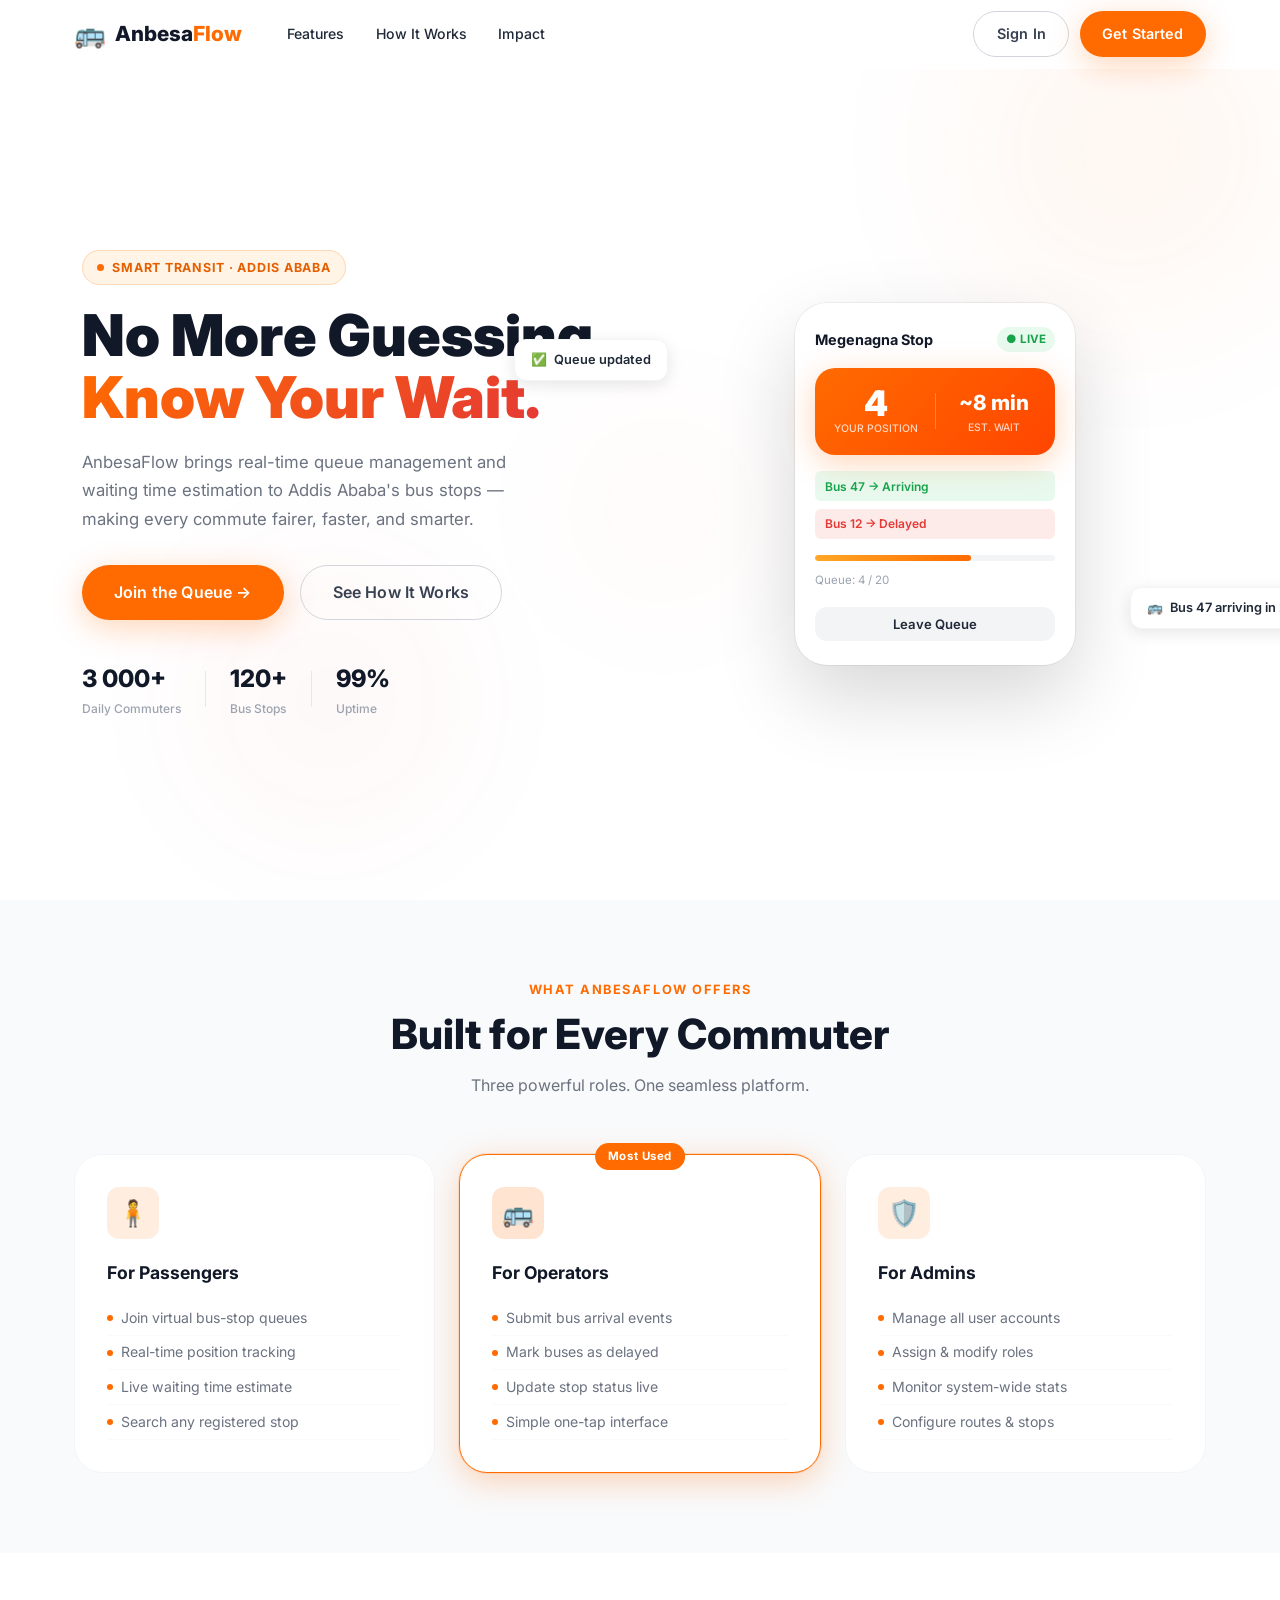
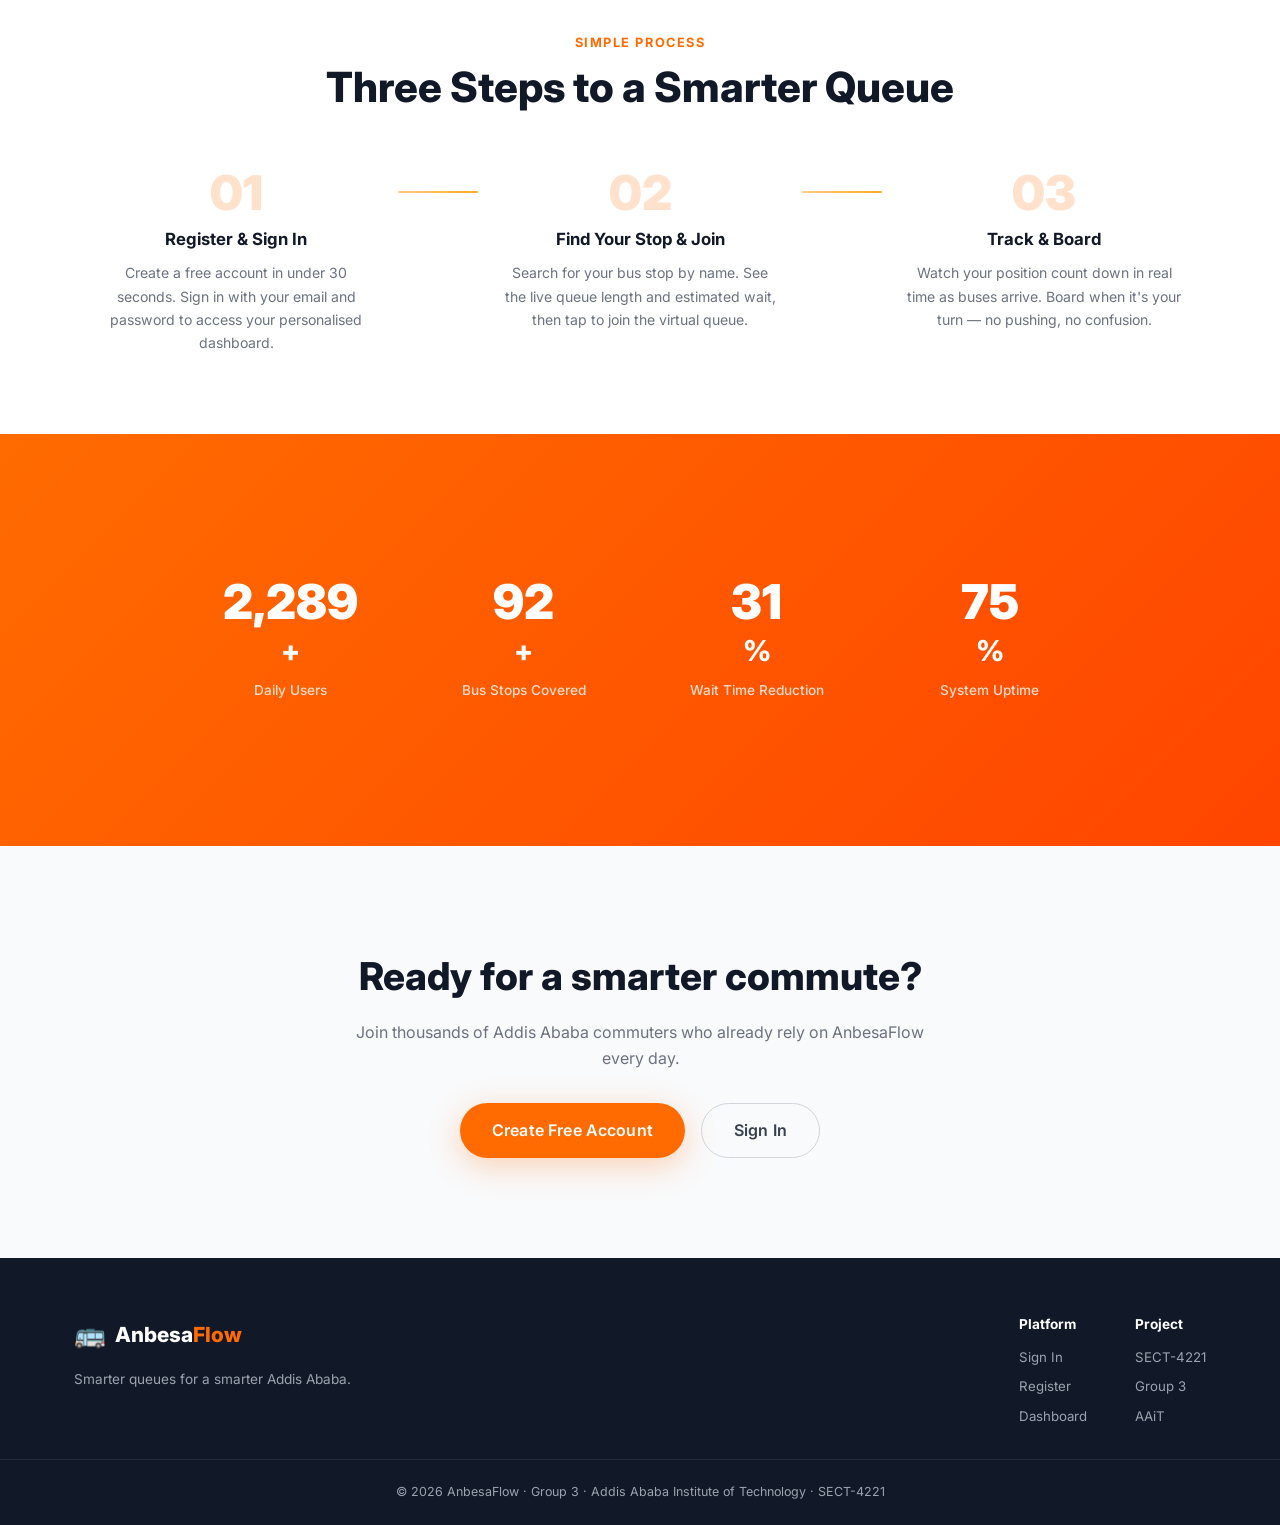
<file: src/main/resources/static/index.html>
<!DOCTYPE html>
<html lang="en">
<head>
  <meta charset="UTF-8" />
  <meta name="viewport" content="width=device-width, initial-scale=1.0" />
  <title>AnbesaFlow — Smart Bus Queue Management</title>
  <meta name="description" content="AnbesaFlow digitises Addis Ababa's bus-stop queues, giving passengers real-time waiting times and fair queue positions." />
  <link rel="preconnect" href="https://fonts.googleapis.com" />
  <link rel="preconnect" href="https://fonts.gstatic.com" crossorigin />
  <link href="https://fonts.googleapis.com/css2?family=Inter:wght@300;400;500;600;700;800;900&display=swap" rel="stylesheet" />
  <link rel="stylesheet" href="css/global.css" />
  <link rel="stylesheet" href="css/landing.css" />
</head>
<body>

  <!-- ══════════════ NAVBAR ══════════════ -->
  <nav class="navbar" id="navbar">
    <div class="nav-container">
      <a href="index.html" class="nav-logo">
        <span class="logo-icon">🚌</span>
        <span class="logo-text">Anbesa<span class="accent">Flow</span></span>
      </a>
      <ul class="nav-links">
        <li><a href="#features" class="nav-link">Features</a></li>
        <li><a href="#how-it-works" class="nav-link">How It Works</a></li>
        <li><a href="#stats" class="nav-link">Impact</a></li>
      </ul>
      <div class="nav-cta">
        <a href="pages/login.html" class="btn btn-ghost">Sign In</a>
        <a href="pages/register.html" class="btn btn-primary">Get Started</a>
      </div>
      <button class="hamburger" id="hamburger" aria-label="Toggle menu">
        <span></span><span></span><span></span>
      </button>
    </div>
    <!-- mobile menu -->
    <div class="mobile-menu" id="mobileMenu">
      <a href="#features">Features</a>
      <a href="#how-it-works">How It Works</a>
      <a href="#stats">Impact</a>
      <a href="pages/login.html" class="btn btn-ghost" style="text-align:center;">Sign In</a>
      <a href="pages/register.html" class="btn btn-primary" style="text-align:center;">Get Started</a>
    </div>
  </nav>

  <!-- ══════════════ HERO ══════════════ -->
  <section class="hero" id="home">
    <div class="hero-bg-shapes">
      <div class="shape shape-1"></div>
      <div class="shape shape-2"></div>
      <div class="shape shape-3"></div>
    </div>
    <div class="hero-container">
      <div class="hero-content">
        <div class="hero-badge">
          <span class="badge-dot"></span>
          Smart Transit · Addis Ababa
        </div>
        <h1 class="hero-title">
          No More Guessing.<br />
          <span class="gradient-text">Know Your Wait.</span>
        </h1>
        <p class="hero-subtitle">
          AnbesaFlow brings real-time queue management and waiting time estimation to Addis Ababa's bus stops — making every commute fairer, faster, and smarter.
        </p>
        <div class="hero-actions">
          <a href="pages/register.html" class="btn btn-primary btn-lg">
            Join the Queue →
          </a>
          <a href="#how-it-works" class="btn btn-ghost btn-lg">
            See How It Works
          </a>
        </div>
        <div class="hero-trust">
          <div class="trust-item">
            <span class="trust-num">3 000+</span>
            <span class="trust-label">Daily Commuters</span>
          </div>
          <div class="trust-divider"></div>
          <div class="trust-item">
            <span class="trust-num">120+</span>
            <span class="trust-label">Bus Stops</span>
          </div>
          <div class="trust-divider"></div>
          <div class="trust-item">
            <span class="trust-num">99%</span>
            <span class="trust-label">Uptime</span>
          </div>
        </div>
      </div>
      <div class="hero-visual">
        <div class="phone-mockup">
          <div class="phone-screen">
            <div class="phone-header">
              <span class="phone-stop">Megenagna Stop</span>
              <span class="phone-live">● LIVE</span>
            </div>
            <div class="phone-queue-card">
              <div class="queue-position">
                <span class="queue-num">4</span>
                <span class="queue-label">Your Position</span>
              </div>
              <div class="queue-divider"></div>
              <div class="queue-wait">
                <span class="wait-num">~8 min</span>
                <span class="wait-label">Est. Wait</span>
              </div>
            </div>
            <div class="phone-bus-row">
              <div class="bus-tag arriving">Bus 47 → Arriving</div>
              <div class="bus-tag delayed">Bus 12 → Delayed</div>
            </div>
            <div class="phone-people">
              <div class="people-bar">
                <div class="people-fill" style="width:65%"></div>
              </div>
              <span class="people-label">Queue: 4 / 20</span>
            </div>
            <button class="phone-btn">Leave Queue</button>
          </div>
        </div>
        <div class="float-card float-card-1">
          <span>✅</span> Queue updated
        </div>
        <div class="float-card float-card-2">
          <span>🚌</span> Bus 47 arriving in 2 min
        </div>
      </div>
    </div>
  </section>

  <!-- ══════════════ FEATURES ══════════════ -->
  <section class="features" id="features">
    <div class="section-container">
      <div class="section-header">
        <p class="section-eyebrow">What AnbesaFlow Offers</p>
        <h2 class="section-title">Built for Every Commuter</h2>
        <p class="section-sub">Three powerful roles. One seamless platform.</p>
      </div>
      <div class="features-grid">
        <div class="feature-card" style="--delay:0s">
          <div class="feature-icon" style="background:rgba(255,107,0,.12)">🧍</div>
          <h3>For Passengers</h3>
          <ul class="feature-list">
            <li>Join virtual bus-stop queues</li>
            <li>Real-time position tracking</li>
            <li>Live waiting time estimate</li>
            <li>Search any registered stop</li>
          </ul>
        </div>
        <div class="feature-card featured" style="--delay:.1s">
          <div class="feature-badge">Most Used</div>
          <div class="feature-icon" style="background:rgba(255,107,0,.18)">🚌</div>
          <h3>For Operators</h3>
          <ul class="feature-list">
            <li>Submit bus arrival events</li>
            <li>Mark buses as delayed</li>
            <li>Update stop status live</li>
            <li>Simple one-tap interface</li>
          </ul>
        </div>
        <div class="feature-card" style="--delay:.2s">
          <div class="feature-icon" style="background:rgba(255,107,0,.12)">🛡️</div>
          <h3>For Admins</h3>
          <ul class="feature-list">
            <li>Manage all user accounts</li>
            <li>Assign & modify roles</li>
            <li>Monitor system-wide stats</li>
            <li>Configure routes & stops</li>
          </ul>
        </div>
      </div>
    </div>
  </section>

  <!-- ══════════════ HOW IT WORKS ══════════════ -->
  <section class="how-it-works" id="how-it-works">
    <div class="section-container">
      <div class="section-header">
        <p class="section-eyebrow">Simple Process</p>
        <h2 class="section-title">Three Steps to a Smarter Queue</h2>
      </div>
      <div class="steps-container">
        <div class="step">
          <div class="step-num">01</div>
          <div class="step-content">
            <h3>Register & Sign In</h3>
            <p>Create a free account in under 30 seconds. Sign in with your email and password to access your personalised dashboard.</p>
          </div>
        </div>
        <div class="step-connector"></div>
        <div class="step">
          <div class="step-num">02</div>
          <div class="step-content">
            <h3>Find Your Stop & Join</h3>
            <p>Search for your bus stop by name. See the live queue length and estimated wait, then tap to join the virtual queue.</p>
          </div>
        </div>
        <div class="step-connector"></div>
        <div class="step">
          <div class="step-num">03</div>
          <div class="step-content">
            <h3>Track & Board</h3>
            <p>Watch your position count down in real time as buses arrive. Board when it's your turn — no pushing, no confusion.</p>
          </div>
        </div>
      </div>
    </div>
  </section>

  <!-- ══════════════ STATS ══════════════ -->
  <section class="stats-section" id="stats">
    <div class="section-container">
      <div class="stats-grid">
        <div class="stat-card">
          <span class="stat-num" data-target="3000">0</span>
          <span class="stat-plus">+</span>
          <span class="stat-label">Daily Users</span>
        </div>
        <div class="stat-card">
          <span class="stat-num" data-target="120">0</span>
          <span class="stat-plus">+</span>
          <span class="stat-label">Bus Stops Covered</span>
        </div>
        <div class="stat-card">
          <span class="stat-num" data-target="40">0</span>
          <span class="stat-plus">%</span>
          <span class="stat-label">Wait Time Reduction</span>
        </div>
        <div class="stat-card">
          <span class="stat-num" data-target="99">0</span>
          <span class="stat-plus">%</span>
          <span class="stat-label">System Uptime</span>
        </div>
      </div>
    </div>
  </section>

  <!-- ══════════════ CTA ══════════════ -->
  <section class="cta-section">
    <div class="cta-container">
      <h2>Ready for a smarter commute?</h2>
      <p>Join thousands of Addis Ababa commuters who already rely on AnbesaFlow every day.</p>
      <div class="cta-actions">
        <a href="pages/register.html" class="btn btn-primary btn-lg">Create Free Account</a>
        <a href="pages/login.html" class="btn btn-ghost btn-lg">Sign In</a>
      </div>
    </div>
  </section>

  <!-- ══════════════ FOOTER ══════════════ -->
  <footer class="footer">
    <div class="footer-container">
      <div class="footer-brand">
        <a href="index.html" class="nav-logo">
          <span class="logo-icon">🚌</span>
          <span class="logo-text">Anbesa<span class="accent">Flow</span></span>
        </a>
        <p>Smarter queues for a smarter Addis Ababa.</p>
      </div>
      <div class="footer-links">
        <div class="footer-col">
          <h4>Platform</h4>
          <a href="pages/login.html">Sign In</a>
          <a href="pages/register.html">Register</a>
          <a href="pages/passenger-dashboard.html">Dashboard</a>
        </div>
        <div class="footer-col">
          <h4>Project</h4>
          <a href="#">SECT-4221</a>
          <a href="#">Group 3</a>
          <a href="#">AAiT</a>
        </div>
      </div>
    </div>
    <div class="footer-bottom">
      <p>© 2026 AnbesaFlow · Group 3 · Addis Ababa Institute of Technology · SECT-4221</p>
    </div>
  </footer>

  <script src="js/main.js"></script>
</body>
</html>
</file>
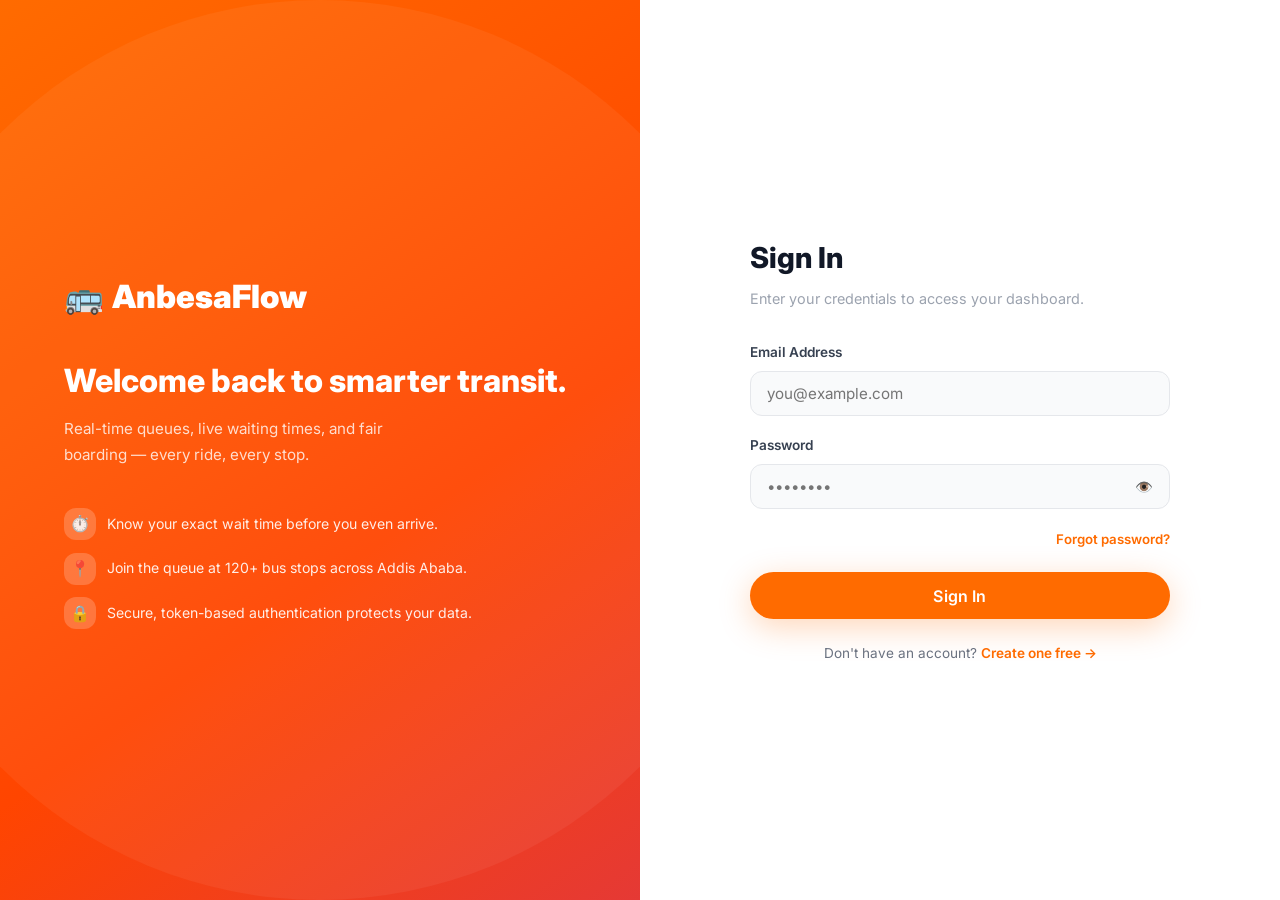
<file: src/main/resources/static/pages/login.html>
<!DOCTYPE html>
<html lang="en">
<head>
  <meta charset="UTF-8" />
  <meta name="viewport" content="width=device-width, initial-scale=1.0" />
  <title>Sign In — AnbesaFlow</title>
  <meta name="description" content="Sign in to AnbesaFlow to manage your bus queue." />
  <link rel="preconnect" href="https://fonts.googleapis.com" />
  <link href="https://fonts.googleapis.com/css2?family=Inter:wght@300;400;500;600;700;800;900&display=swap" rel="stylesheet" />
  <link rel="stylesheet" href="../css/global.css" />
  <link rel="stylesheet" href="../css/auth.css" />
</head>
<body>
<main class="auth-page">

  <!-- Brand panel -->
  <div class="auth-brand">
    <div class="auth-brand-logo">
      <span>🚌</span>
      <span>AnbesaFlow</span>
    </div>
    <h2>Welcome back to smarter transit.</h2>
    <p>Real-time queues, live waiting times, and fair boarding — every ride, every stop.</p>
    <div class="auth-brand-features">
      <div class="auth-feature-item">
        <div class="auth-feature-icon">⏱️</div>
        <span>Know your exact wait time before you even arrive.</span>
      </div>
      <div class="auth-feature-item">
        <div class="auth-feature-icon">📍</div>
        <span>Join the queue at 120+ bus stops across Addis Ababa.</span>
      </div>
      <div class="auth-feature-item">
        <div class="auth-feature-icon">🔒</div>
        <span>Secure, token-based authentication protects your data.</span>
      </div>
    </div>
  </div>

  <!-- Form panel -->
  <div class="auth-form-panel">
    <div class="auth-form-box animate-in">
      <div class="auth-form-header">
        <h1>Sign In</h1>
        <p>Enter your credentials to access your dashboard.</p>
      </div>

      <div id="loginAlert" class="alert alert-error" style="display:none;"></div>

      <form id="loginForm" novalidate>
        <div class="form-group">
          <label class="form-label" for="loginEmail">Email Address</label>
          <input
            class="form-input"
            type="email"
            id="loginEmail"
            placeholder="you@example.com"
            autocomplete="email"
            required
          />
        </div>

        <div class="form-group">
          <label class="form-label" for="loginPassword">Password</label>
          <div class="password-toggle-wrapper">
            <input
              class="form-input"
              type="password"
              id="loginPassword"
              placeholder="••••••••"
              autocomplete="current-password"
              required
            />
            <span class="password-toggle" id="toggleLoginPwd" title="Show password">👁️</span>
          </div>
        </div>

        <div style="display:flex; justify-content:flex-end; margin-bottom:1.4rem;">
          <a href="#" style="font-size:.83rem; color:var(--orange-500); font-weight:600;">Forgot password?</a>
        </div>

        <button type="submit" class="btn btn-primary btn-full btn-lg" id="loginBtn">
          Sign In
        </button>
      </form>

      <p class="auth-footer-text">
        Don't have an account? <a href="register.html">Create one free →</a>
      </p>
    </div>
  </div>
</main>

<script>
  const form = document.getElementById('loginForm');
  const alert = document.getElementById('loginAlert');
  const loginBtn = document.getElementById('loginBtn');

  // Password toggle
  document.getElementById('toggleLoginPwd').addEventListener('click', function() {
    const pwd = document.getElementById('loginPassword');
    const isText = pwd.type === 'text';
    pwd.type = isText ? 'password' : 'text';
    this.textContent = isText ? '👁️' : '🙈';
  });

  // Mock credentials
  const USERS = [
    { email: 'lydia@anbesaflow.et', password: 'pass123', role: 'passenger', page: 'passenger-dashboard.html' },
    { email: 'operator@anbesaflow.et', password: 'op123', role: 'operator', page: 'operator-dashboard.html' },
    { email: 'admin@anbesaflow.et', password: 'admin123', role: 'admin', page: 'admin-dashboard.html' },
  ];

  form.addEventListener('submit', async (e) => {
    e.preventDefault();
    alert.style.display = 'none';
    const email = document.getElementById('loginEmail').value.trim();
    const pwd = document.getElementById('loginPassword').value;

    if (!email || !pwd) {
      alert.textContent = 'Please fill in all fields.';
      alert.style.display = 'block';
      return;
    }

    loginBtn.innerHTML = '<span class="spinner"></span> Signing in…';
    loginBtn.disabled = true;

    await new Promise(r => setTimeout(r, 900)); // simulate API

    const user = USERS.find(u => u.email === email && u.password === pwd);
    if (user) {
      sessionStorage.setItem('anbesaUser', JSON.stringify(user));
      window.location.href = user.page;
    } else {
      alert.textContent = 'Invalid email or password. Please try again.';
      alert.style.display = 'block';
      loginBtn.innerHTML = 'Sign In';
      loginBtn.disabled = false;
    }
  });
</script>
</body>
</html>
</file>
<file: src/main/resources/static/css/global.css>
/* ═══════════════════════════════════════════════
   ANBESAFLOW — Global CSS Design System
   Palette: White bg · Orange primary · Red accent
   ═══════════════════════════════════════════════ */

/* ── Custom Properties ── */
:root {
  /* Brand colours */
  --orange-50:  #fff4e6;
  --orange-100: #ffe0b2;
  --orange-200: #ffcc80;
  --orange-400: #ffa726;
  --orange-500: #FF6B00;   /* primary */
  --orange-600: #e55f00;
  --orange-700: #cc5200;

  --red-500:    #E53935;
  --red-400:    #EF5350;

  --white:      #ffffff;
  --grey-50:    #f9fafb;
  --grey-100:   #f3f4f6;
  --grey-200:   #e5e7eb;
  --grey-300:   #d1d5db;
  --grey-400:   #9ca3af;
  --grey-500:   #6b7280;
  --grey-700:   #374151;
  --grey-800:   #1f2937;
  --grey-900:   #111827;

  /* Typography */
  --font-sans: 'Inter', system-ui, -apple-system, sans-serif;

  /* Shadows */
  --shadow-sm:  0 1px 3px rgba(0,0,0,.08), 0 1px 2px rgba(0,0,0,.06);
  --shadow-md:  0 4px 16px rgba(0,0,0,.10);
  --shadow-lg:  0 10px 40px rgba(0,0,0,.12);
  --shadow-orange: 0 8px 32px rgba(255,107,0,.28);

  /* Radii */
  --radius-sm:  6px;
  --radius-md:  12px;
  --radius-lg:  20px;
  --radius-xl:  28px;
  --radius-full: 9999px;

  /* Transitions */
  --ease: cubic-bezier(.4,0,.2,1);
  --duration: 220ms;
}

/* ── Reset ── */
*, *::before, *::after { box-sizing: border-box; margin: 0; padding: 0; }
html { scroll-behavior: smooth; font-size: 16px; }
body {
  font-family: var(--font-sans);
  background: var(--white);
  color: var(--grey-800);
  line-height: 1.6;
  -webkit-font-smoothing: antialiased;
}
img { max-width: 100%; display: block; }
a { text-decoration: none; color: inherit; }
ul { list-style: none; }
button { cursor: pointer; border: none; background: none; font-family: inherit; }
input, select, textarea {
  font-family: inherit;
  font-size: 1rem;
  border: none;
  outline: none;
}

/* ── Utility buttons ── */
.btn {
  display: inline-flex;
  align-items: center;
  justify-content: center;
  gap: .5rem;
  padding: .65rem 1.4rem;
  border-radius: var(--radius-full);
  font-size: .9rem;
  font-weight: 600;
  letter-spacing: .01em;
  transition: all var(--duration) var(--ease);
  cursor: pointer;
  white-space: nowrap;
}
.btn-primary {
  background: var(--orange-500);
  color: var(--white);
  box-shadow: var(--shadow-orange);
}
.btn-primary:hover {
  background: var(--orange-600);
  transform: translateY(-2px);
  box-shadow: 0 12px 36px rgba(255,107,0,.38);
}
.btn-ghost {
  background: transparent;
  color: var(--grey-700);
  border: 1.5px solid var(--grey-300);
}
.btn-ghost:hover {
  border-color: var(--orange-500);
  color: var(--orange-500);
  transform: translateY(-2px);
}
.btn-danger {
  background: var(--red-500);
  color: var(--white);
}
.btn-danger:hover {
  background: var(--red-400);
  transform: translateY(-2px);
}
.btn-lg { padding: .85rem 2rem; font-size: 1rem; }
.btn-sm { padding: .45rem .9rem; font-size: .82rem; }
.btn-full { width: 100%; }

/* ── Gradient text ── */
.gradient-text {
  background: linear-gradient(135deg, var(--orange-500) 0%, var(--red-500) 100%);
  -webkit-background-clip: text;
  -webkit-text-fill-color: transparent;
  background-clip: text;
}
.accent { color: var(--orange-500); }

/* ── Section scaffolding ── */
.section-container { max-width: 1180px; margin: 0 auto; padding: 80px 24px; }
.section-header { text-align: center; margin-bottom: 56px; }
.section-eyebrow {
  font-size: .8rem;
  font-weight: 700;
  letter-spacing: .12em;
  text-transform: uppercase;
  color: var(--orange-500);
  margin-bottom: .6rem;
}
.section-title {
  font-size: clamp(1.8rem, 4vw, 2.6rem);
  font-weight: 800;
  color: var(--grey-900);
  line-height: 1.2;
  margin-bottom: .8rem;
}
.section-sub { color: var(--grey-500); font-size: 1rem; max-width: 480px; margin: 0 auto; }

/* ── Cards ── */
.card {
  background: var(--white);
  border: 1.5px solid var(--grey-100);
  border-radius: var(--radius-lg);
  box-shadow: var(--shadow-sm);
  transition: box-shadow var(--duration) var(--ease), transform var(--duration) var(--ease);
}
.card:hover {
  box-shadow: var(--shadow-md);
  transform: translateY(-3px);
}

/* ── Form controls ── */
.form-group { margin-bottom: 1.2rem; }
.form-label {
  display: block;
  font-size: .85rem;
  font-weight: 600;
  color: var(--grey-700);
  margin-bottom: .45rem;
}
.form-input {
  width: 100%;
  padding: .75rem 1rem;
  border: 1.5px solid var(--grey-200);
  border-radius: var(--radius-md);
  font-size: .95rem;
  background: var(--grey-50);
  color: var(--grey-900);
  transition: border-color var(--duration) var(--ease), box-shadow var(--duration) var(--ease);
}
.form-input:focus {
  border-color: var(--orange-500);
  box-shadow: 0 0 0 3px rgba(255,107,0,.12);
  background: var(--white);
}
.form-select {
  width: 100%;
  padding: .75rem 1rem;
  border: 1.5px solid var(--grey-200);
  border-radius: var(--radius-md);
  font-size: .95rem;
  background: var(--grey-50);
  color: var(--grey-900);
  cursor: pointer;
  appearance: none;
  background-image: url("data:image/svg+xml,%3Csvg xmlns='http://www.w3.org/2000/svg' fill='none' viewBox='0 0 20 20'%3E%3Cpath stroke='%236b7280' stroke-width='1.5' d='M6 8l4 4 4-4'/%3E%3C/svg%3E");
  background-repeat: no-repeat;
  background-position: right .75rem center;
  background-size: 1.2em;
  transition: border-color var(--duration) var(--ease);
}
.form-select:focus { border-color: var(--orange-500); outline: none; }

/* ── Alert / toast ── */
.alert {
  padding: .85rem 1.1rem;
  border-radius: var(--radius-md);
  font-size: .88rem;
  font-weight: 500;
  margin-bottom: 1rem;
}
.alert-error { background: rgba(229,57,53,.08); color: var(--red-500); border: 1px solid rgba(229,57,53,.18); }
.alert-success { background: rgba(255,107,0,.08); color: var(--orange-600); border: 1px solid rgba(255,107,0,.2); }

/* ── Badge / pill ── */
.badge {
  display: inline-block;
  padding: .25rem .7rem;
  border-radius: var(--radius-full);
  font-size: .75rem;
  font-weight: 700;
  letter-spacing: .04em;
}
.badge-orange { background: var(--orange-50); color: var(--orange-600); }
.badge-red    { background: rgba(229,57,53,.1); color: var(--red-500); }
.badge-green  { background: rgba(34,197,94,.1); color: #16a34a; }
.badge-grey   { background: var(--grey-100); color: var(--grey-500); }

/* ── Loading spinner ── */
.spinner {
  width: 22px; height: 22px;
  border: 3px solid rgba(255,107,0,.2);
  border-top-color: var(--orange-500);
  border-radius: 50%;
  animation: spin .7s linear infinite;
  display: inline-block;
}
@keyframes spin { to { transform: rotate(360deg); } }

/* ── Scrollbar ── */
::-webkit-scrollbar { width: 6px; }
::-webkit-scrollbar-track { background: var(--grey-100); }
::-webkit-scrollbar-thumb { background: var(--grey-300); border-radius: 99px; }
::-webkit-scrollbar-thumb:hover { background: var(--orange-400); }

/* ── Fade-in animation ── */
@keyframes fadeInUp {
  from { opacity: 0; transform: translateY(24px); }
  to   { opacity: 1; transform: translateY(0); }
}
.animate-in { animation: fadeInUp .55s var(--ease) both; }
.delay-1 { animation-delay: .1s; }
.delay-2 { animation-delay: .2s; }
.delay-3 { animation-delay: .3s; }

/* ── Responsive helper ── */
@media (max-width: 768px) {
  .section-container { padding: 60px 16px; }
}
</file>
<file: src/main/resources/static/css/landing.css>
/* ═══════════════════════════════════════
   LANDING PAGE — specific styles
   ═══════════════════════════════════════ */

/* ── NAVBAR ── */
.navbar {
  position: fixed;
  top: 0; left: 0; right: 0;
  z-index: 1000;
  background: rgba(255,255,255,.92);
  backdrop-filter: blur(16px);
  border-bottom: 1px solid transparent;
  transition: border-color var(--duration) var(--ease), box-shadow var(--duration) var(--ease);
}
.navbar.scrolled {
  border-color: var(--grey-100);
  box-shadow: var(--shadow-sm);
}
.nav-container {
  max-width: 1180px;
  margin: 0 auto;
  padding: 0 24px;
  height: 68px;
  display: flex;
  align-items: center;
  gap: 2rem;
}
.nav-logo {
  display: flex;
  align-items: center;
  gap: .55rem;
  font-size: 1.3rem;
  font-weight: 800;
  color: var(--grey-900);
  flex-shrink: 0;
}
.logo-icon { font-size: 1.6rem; }
.nav-links {
  display: flex;
  gap: .25rem;
  flex: 1;
}
.nav-link {
  padding: .45rem .85rem;
  border-radius: var(--radius-full);
  font-size: .88rem;
  font-weight: 500;
  color: var(--grey-600);
  transition: color var(--duration) var(--ease), background var(--duration) var(--ease);
}
.nav-link:hover {
  color: var(--orange-500);
  background: var(--orange-50);
}
.nav-cta { display: flex; gap: .65rem; }
.hamburger {
  display: none;
  flex-direction: column;
  gap: 5px;
  margin-left: auto;
  padding: 4px;
}
.hamburger span {
  display: block;
  width: 22px; height: 2px;
  background: var(--grey-700);
  border-radius: 2px;
  transition: all var(--duration) var(--ease);
}
.mobile-menu {
  display: none;
  flex-direction: column;
  gap: .5rem;
  padding: 1rem 24px 1.4rem;
  background: var(--white);
  border-top: 1px solid var(--grey-100);
}
.mobile-menu a {
  padding: .55rem .75rem;
  border-radius: var(--radius-md);
  font-weight: 500;
  color: var(--grey-700);
}
.mobile-menu.open { display: flex; }

@media (max-width: 820px) {
  .nav-links, .nav-cta { display: none; }
  .hamburger { display: flex; }
}

/* ── HERO ── */
.hero {
  min-height: 100vh;
  display: flex;
  align-items: center;
  background: var(--white);
  padding-top: 68px;
  overflow: hidden;
  position: relative;
}
.hero-bg-shapes { position: absolute; inset: 0; pointer-events: none; z-index: 0; overflow: hidden; }
.shape {
  position: absolute;
  border-radius: 50%;
  filter: blur(80px);
  opacity: .45;
}
.shape-1 {
  width: 500px; height: 500px;
  background: radial-gradient(circle, rgba(255,107,0,.18) 0%, transparent 70%);
  top: -100px; right: -100px;
}
.shape-2 {
  width: 400px; height: 400px;
  background: radial-gradient(circle, rgba(229,57,53,.12) 0%, transparent 70%);
  bottom: 0; left: 10%;
}
.shape-3 {
  width: 300px; height: 300px;
  background: radial-gradient(circle, rgba(255,107,0,.1) 0%, transparent 70%);
  top: 40%; left: 40%;
}
.hero-container {
  max-width: 1180px;
  margin: 0 auto;
  padding: 64px 24px;
  display: grid;
  grid-template-columns: 1fr 1fr;
  gap: 64px;
  align-items: center;
  position: relative;
  z-index: 1;
}
.hero-badge {
  display: inline-flex;
  align-items: center;
  gap: .5rem;
  background: var(--orange-50);
  border: 1px solid rgba(255,107,0,.2);
  color: var(--orange-600);
  font-size: .78rem;
  font-weight: 700;
  letter-spacing: .06em;
  text-transform: uppercase;
  padding: .4rem .9rem;
  border-radius: var(--radius-full);
  margin-bottom: 1.2rem;
}
.badge-dot {
  width: 7px; height: 7px;
  background: var(--orange-500);
  border-radius: 50%;
  animation: pulse 2s ease-in-out infinite;
}
@keyframes pulse {
  0%,100% { opacity: 1; transform: scale(1); }
  50% { opacity: .6; transform: scale(1.4); }
}
.hero-title {
  font-size: clamp(2.4rem, 5vw, 3.6rem);
  font-weight: 900;
  line-height: 1.08;
  color: var(--grey-900);
  margin-bottom: 1.2rem;
}
.hero-subtitle {
  font-size: 1.05rem;
  color: var(--grey-500);
  line-height: 1.7;
  max-width: 480px;
  margin-bottom: 2rem;
}
.hero-actions {
  display: flex;
  gap: 1rem;
  flex-wrap: wrap;
  margin-bottom: 2.5rem;
}
.hero-trust {
  display: flex;
  align-items: center;
  gap: 1.5rem;
}
.trust-item { display: flex; flex-direction: column; }
.trust-num { font-size: 1.5rem; font-weight: 800; color: var(--grey-900); }
.trust-label { font-size: .75rem; color: var(--grey-400); font-weight: 500; }
.trust-divider { width: 1px; height: 36px; background: var(--grey-200); }

/* Phone mockup */
.hero-visual {
  display: flex;
  justify-content: center;
  align-items: center;
  position: relative;
}
.phone-mockup {
  width: 280px;
  background: var(--white);
  border-radius: 32px;
  box-shadow: 0 32px 80px rgba(0,0,0,.16), 0 0 0 1px rgba(0,0,0,.06);
  padding: 24px 20px;
  position: relative;
  z-index: 2;
  animation: float 4s ease-in-out infinite;
}
@keyframes float {
  0%,100% { transform: translateY(0); }
  50% { transform: translateY(-12px); }
}
.phone-header {
  display: flex;
  justify-content: space-between;
  align-items: center;
  margin-bottom: 1rem;
}
.phone-stop { font-weight: 700; font-size: .9rem; color: var(--grey-900); }
.phone-live {
  font-size: .72rem;
  font-weight: 700;
  color: #16a34a;
  background: rgba(34,197,94,.1);
  padding: .2rem .55rem;
  border-radius: var(--radius-full);
  animation: blink 2s ease-in-out infinite;
}
@keyframes blink { 0%,100% { opacity:1; } 50% { opacity:.5; } }

.phone-queue-card {
  background: linear-gradient(135deg, var(--orange-500) 0%, #ff4500 100%);
  border-radius: var(--radius-lg);
  padding: 1.1rem;
  display: flex;
  align-items: center;
  gap: 1rem;
  margin-bottom: 1rem;
  box-shadow: var(--shadow-orange);
}
.queue-position, .queue-wait {
  flex: 1;
  display: flex;
  flex-direction: column;
  align-items: center;
}
.queue-num { font-size: 2.2rem; font-weight: 900; color: var(--white); line-height: 1; }
.queue-label { font-size: .65rem; color: rgba(255,255,255,.75); font-weight: 500; text-transform: uppercase; }
.wait-num { font-size: 1.3rem; font-weight: 800; color: var(--white); }
.wait-label { font-size: .65rem; color: rgba(255,255,255,.75); font-weight: 500; text-transform: uppercase; }
.queue-divider { width: 1px; height: 36px; background: rgba(255,255,255,.25); }

.phone-bus-row { display: flex; flex-direction: column; gap: .45rem; margin-bottom: 1rem; }
.bus-tag {
  font-size: .75rem;
  font-weight: 600;
  padding: .35rem .65rem;
  border-radius: var(--radius-sm);
}
.bus-tag.arriving { background: rgba(34,197,94,.1); color: #16a34a; }
.bus-tag.delayed  { background: rgba(229,57,53,.1); color: var(--red-500); }

.phone-people { margin-bottom: 1rem; }
.people-bar {
  height: 6px;
  background: var(--grey-100);
  border-radius: 99px;
  overflow: hidden;
  margin-bottom: .3rem;
}
.people-fill {
  height: 100%;
  background: linear-gradient(90deg, var(--orange-400), var(--orange-500));
  border-radius: 99px;
  transition: width .8s var(--ease);
}
.people-label { font-size: .72rem; color: var(--grey-400); }

.phone-btn {
  width: 100%;
  background: var(--grey-100);
  color: var(--grey-600);
  font-size: .82rem;
  font-weight: 600;
  padding: .55rem;
  border-radius: var(--radius-md);
  cursor: pointer;
  transition: background var(--duration) var(--ease);
}
.phone-btn:hover { background: rgba(229,57,53,.1); color: var(--red-500); }

/* Floating cards */
.float-card {
  position: absolute;
  background: var(--white);
  border: 1px solid var(--grey-100);
  box-shadow: var(--shadow-md);
  border-radius: var(--radius-md);
  padding: .6rem 1rem;
  font-size: .8rem;
  font-weight: 600;
  color: var(--grey-800);
  display: flex;
  align-items: center;
  gap: .4rem;
  white-space: nowrap;
  z-index: 3;
}
.float-card-1 { top: 10%; left: -30%; animation: float 4.5s ease-in-out .5s infinite; }
.float-card-2 { bottom: 10%; right: -25%; animation: float 4s ease-in-out 1s infinite; }

/* ── FEATURES ── */
.features { background: var(--grey-50); }
.features-grid {
  display: grid;
  grid-template-columns: repeat(3, 1fr);
  gap: 1.5rem;
}
.feature-card {
  background: var(--white);
  border: 1.5px solid var(--grey-100);
  border-radius: var(--radius-xl);
  padding: 2rem;
  position: relative;
  transition: all var(--duration) var(--ease);
  animation: fadeInUp .5s var(--ease) var(--delay) both;
}
.feature-card:hover {
  border-color: rgba(255,107,0,.3);
  box-shadow: var(--shadow-md);
  transform: translateY(-4px);
}
.feature-card.featured {
  border-color: var(--orange-500);
  box-shadow: 0 0 0 1px rgba(255,107,0,.15), var(--shadow-orange);
}
.feature-badge {
  position: absolute;
  top: -12px; left: 50%; transform: translateX(-50%);
  background: var(--orange-500);
  color: var(--white);
  font-size: .72rem;
  font-weight: 700;
  padding: .25rem .8rem;
  border-radius: var(--radius-full);
  letter-spacing: .05em;
}
.feature-icon {
  width: 52px; height: 52px;
  border-radius: var(--radius-md);
  display: flex;
  align-items: center;
  justify-content: center;
  font-size: 1.6rem;
  margin-bottom: 1.2rem;
}
.feature-card h3 { font-size: 1.1rem; font-weight: 700; color: var(--grey-900); margin-bottom: .9rem; }
.feature-list li {
  font-size: .88rem;
  color: var(--grey-500);
  padding: .35rem 0;
  border-bottom: 1px solid var(--grey-50);
  display: flex;
  align-items: center;
  gap: .5rem;
}
.feature-list li::before {
  content: '';
  width: 6px; height: 6px;
  border-radius: 50%;
  background: var(--orange-500);
  flex-shrink: 0;
}

/* ── HOW IT WORKS ── */
.how-it-works { background: var(--white); }
.steps-container {
  display: flex;
  align-items: flex-start;
  gap: 0;
  justify-content: center;
}
.step { flex: 1; text-align: center; padding: 0 1.5rem; }
.step-num {
  font-size: 3rem;
  font-weight: 900;
  color: var(--orange-500);
  opacity: .2;
  line-height: 1;
  margin-bottom: .6rem;
}
.step-content h3 { font-size: 1.05rem; font-weight: 700; color: var(--grey-900); margin-bottom: .5rem; }
.step-content p { font-size: .88rem; color: var(--grey-500); line-height: 1.65; }
.step-connector {
  width: 80px;
  height: 2px;
  background: linear-gradient(90deg, var(--orange-200), var(--orange-400));
  border-radius: 99px;
  margin-top: 22px;
  flex-shrink: 0;
}

/* ── STATS ── */
.stats-section {
  background: linear-gradient(135deg, var(--orange-500) 0%, #ff4500 100%);
  padding: 64px 24px;
}
.stats-grid {
  max-width: 900px;
  margin: 0 auto;
  display: grid;
  grid-template-columns: repeat(4, 1fr);
  gap: 2rem;
  text-align: center;
}
.stat-card { color: var(--white); }
.stat-num {
  display: block;
  font-size: clamp(2.2rem, 4vw, 3rem);
  font-weight: 900;
  line-height: 1;
  margin-bottom: .1rem;
}
.stat-plus { font-size: 1.8rem; font-weight: 800; }
.stat-label { font-size: .85rem; opacity: .8; font-weight: 500; display: block; margin-top: .4rem; }

/* ── CTA ── */
.cta-section { background: var(--grey-50); padding: 100px 24px; text-align: center; }
.cta-container { max-width: 600px; margin: 0 auto; }
.cta-container h2 { font-size: clamp(1.8rem,4vw,2.4rem); font-weight: 800; color: var(--grey-900); margin-bottom: .8rem; }
.cta-container p { color: var(--grey-500); margin-bottom: 2rem; }
.cta-actions { display: flex; gap: 1rem; justify-content: center; flex-wrap: wrap; }

/* ── FOOTER ── */
.footer { background: var(--grey-900); color: var(--grey-400); }
.footer-container {
  max-width: 1180px;
  margin: 0 auto;
  padding: 56px 24px 32px;
  display: flex;
  gap: 4rem;
  flex-wrap: wrap;
}
.footer-brand { flex: 1; min-width: 200px; }
.footer-brand .nav-logo .logo-text { color: var(--white); }
.footer-brand p { margin-top: .8rem; font-size: .85rem; line-height: 1.65; }
.footer-links { display: flex; gap: 3rem; flex-wrap: wrap; }
.footer-col { display: flex; flex-direction: column; gap: .5rem; }
.footer-col h4 { color: var(--white); font-size: .85rem; font-weight: 700; margin-bottom: .2rem; }
.footer-col a { font-size: .83rem; transition: color var(--duration) var(--ease); }
.footer-col a:hover { color: var(--orange-400); }
.footer-bottom {
  border-top: 1px solid rgba(255,255,255,.08);
  text-align: center;
  padding: 1.4rem 24px;
  font-size: .78rem;
}

/* ── Responsive ── */
@media (max-width: 900px) {
  .hero-container { grid-template-columns: 1fr; text-align: center; }
  .hero-subtitle { margin: 0 auto 2rem; }
  .hero-actions { justify-content: center; }
  .hero-trust { justify-content: center; }
  .hero-visual { display: none; }
  .features-grid { grid-template-columns: 1fr; }
  .stats-grid { grid-template-columns: repeat(2, 1fr); }
  .steps-container { flex-direction: column; align-items: center; }
  .step-connector { width: 2px; height: 40px; margin-top: 0; }
}
@media (max-width: 500px) {
  .stats-grid { grid-template-columns: 1fr 1fr; }
  .footer-container { flex-direction: column; gap: 2rem; }
}
</file>
<file: src/main/resources/static/css/auth.css>
/* ═══════════════════════════════════════
   AUTH PAGES — Login & Register styles
   ═══════════════════════════════════════ */

.auth-page {
  min-height: 100vh;
  display: grid;
  grid-template-columns: 1fr 1fr;
}

/* Left panel — brand */
.auth-brand {
  background: linear-gradient(145deg, var(--orange-500) 0%, #ff4500 60%, var(--red-500) 100%);
  display: flex;
  flex-direction: column;
  justify-content: center;
  align-items: flex-start;
  padding: 64px;
  position: relative;
  overflow: hidden;
}
.auth-brand::before {
  content: '';
  position: absolute;
  inset: 0;
  background: url("data:image/svg+xml,%3Csvg width='400' height='400' xmlns='http://www.w3.org/2000/svg'%3E%3Ccircle cx='200' cy='200' r='200' fill='rgba(255,255,255,.05)'/%3E%3C/svg%3E") center/cover;
}
.auth-brand-logo {
  font-size: 2rem;
  font-weight: 900;
  color: var(--white);
  display: flex;
  align-items: center;
  gap: .5rem;
  margin-bottom: 2.5rem;
  position: relative;
  z-index: 1;
}
.auth-brand h2 {
  font-size: 2rem;
  font-weight: 800;
  color: var(--white);
  line-height: 1.2;
  margin-bottom: 1rem;
  position: relative;
  z-index: 1;
}
.auth-brand p {
  color: rgba(255,255,255,.8);
  font-size: .95rem;
  line-height: 1.7;
  max-width: 380px;
  position: relative;
  z-index: 1;
}
.auth-brand-features {
  margin-top: 2.5rem;
  display: flex;
  flex-direction: column;
  gap: .8rem;
  position: relative;
  z-index: 1;
}
.auth-feature-item {
  display: flex;
  align-items: center;
  gap: .7rem;
  font-size: .88rem;
  color: rgba(255,255,255,.9);
}
.auth-feature-icon {
  width: 32px; height: 32px;
  background: rgba(255,255,255,.2);
  border-radius: var(--radius-md);
  display: flex;
  align-items: center;
  justify-content: center;
  font-size: 1rem;
  flex-shrink: 0;
}

/* Right panel — form */
.auth-form-panel {
  display: flex;
  flex-direction: column;
  justify-content: center;
  align-items: center;
  padding: 64px 48px;
  background: var(--white);
}
.auth-form-box { width: 100%; max-width: 420px; }
.auth-form-header { margin-bottom: 2rem; }
.auth-form-header h1 {
  font-size: 1.8rem;
  font-weight: 800;
  color: var(--grey-900);
  margin-bottom: .4rem;
}
.auth-form-header p { color: var(--grey-400); font-size: .9rem; }

.auth-divider {
  display: flex;
  align-items: center;
  gap: .8rem;
  margin: 1.4rem 0;
}
.auth-divider::before, .auth-divider::after {
  content: '';
  flex: 1;
  height: 1px;
  background: var(--grey-200);
}
.auth-divider span { font-size: .78rem; color: var(--grey-400); font-weight: 500; }

.auth-footer-text {
  text-align: center;
  font-size: .85rem;
  color: var(--grey-500);
  margin-top: 1.5rem;
}
.auth-footer-text a { color: var(--orange-500); font-weight: 600; }
.auth-footer-text a:hover { text-decoration: underline; }

.password-toggle-wrapper { position: relative; }
.password-toggle-wrapper .form-input { padding-right: 2.8rem; }
.password-toggle {
  position: absolute;
  right: .85rem;
  top: 50%;
  transform: translateY(-50%);
  color: var(--grey-400);
  cursor: pointer;
  font-size: .9rem;
  padding: .2rem;
  transition: color var(--duration) var(--ease);
}
.password-toggle:hover { color: var(--orange-500); }

.role-selector {
  display: grid;
  grid-template-columns: repeat(3, 1fr);
  gap: .65rem;
  margin-bottom: 1.2rem;
}
.role-option {
  position: relative;
}
.role-option input[type="radio"] {
  position: absolute;
  opacity: 0;
  pointer-events: none;
}
.role-label {
  display: flex;
  flex-direction: column;
  align-items: center;
  gap: .4rem;
  padding: .75rem .5rem;
  border: 1.5px solid var(--grey-200);
  border-radius: var(--radius-md);
  cursor: pointer;
  font-size: .8rem;
  font-weight: 600;
  color: var(--grey-500);
  transition: all var(--duration) var(--ease);
  text-align: center;
}
.role-label:hover { border-color: var(--orange-400); color: var(--orange-500); }
.role-option input[type="radio"]:checked + .role-label {
  border-color: var(--orange-500);
  background: var(--orange-50);
  color: var(--orange-600);
}
.role-emoji { font-size: 1.4rem; }

@media (max-width: 900px) {
  .auth-page { grid-template-columns: 1fr; }
  .auth-brand { display: none; }
  .auth-form-panel { padding: 48px 24px; min-height: 100vh; }
}
</file>
